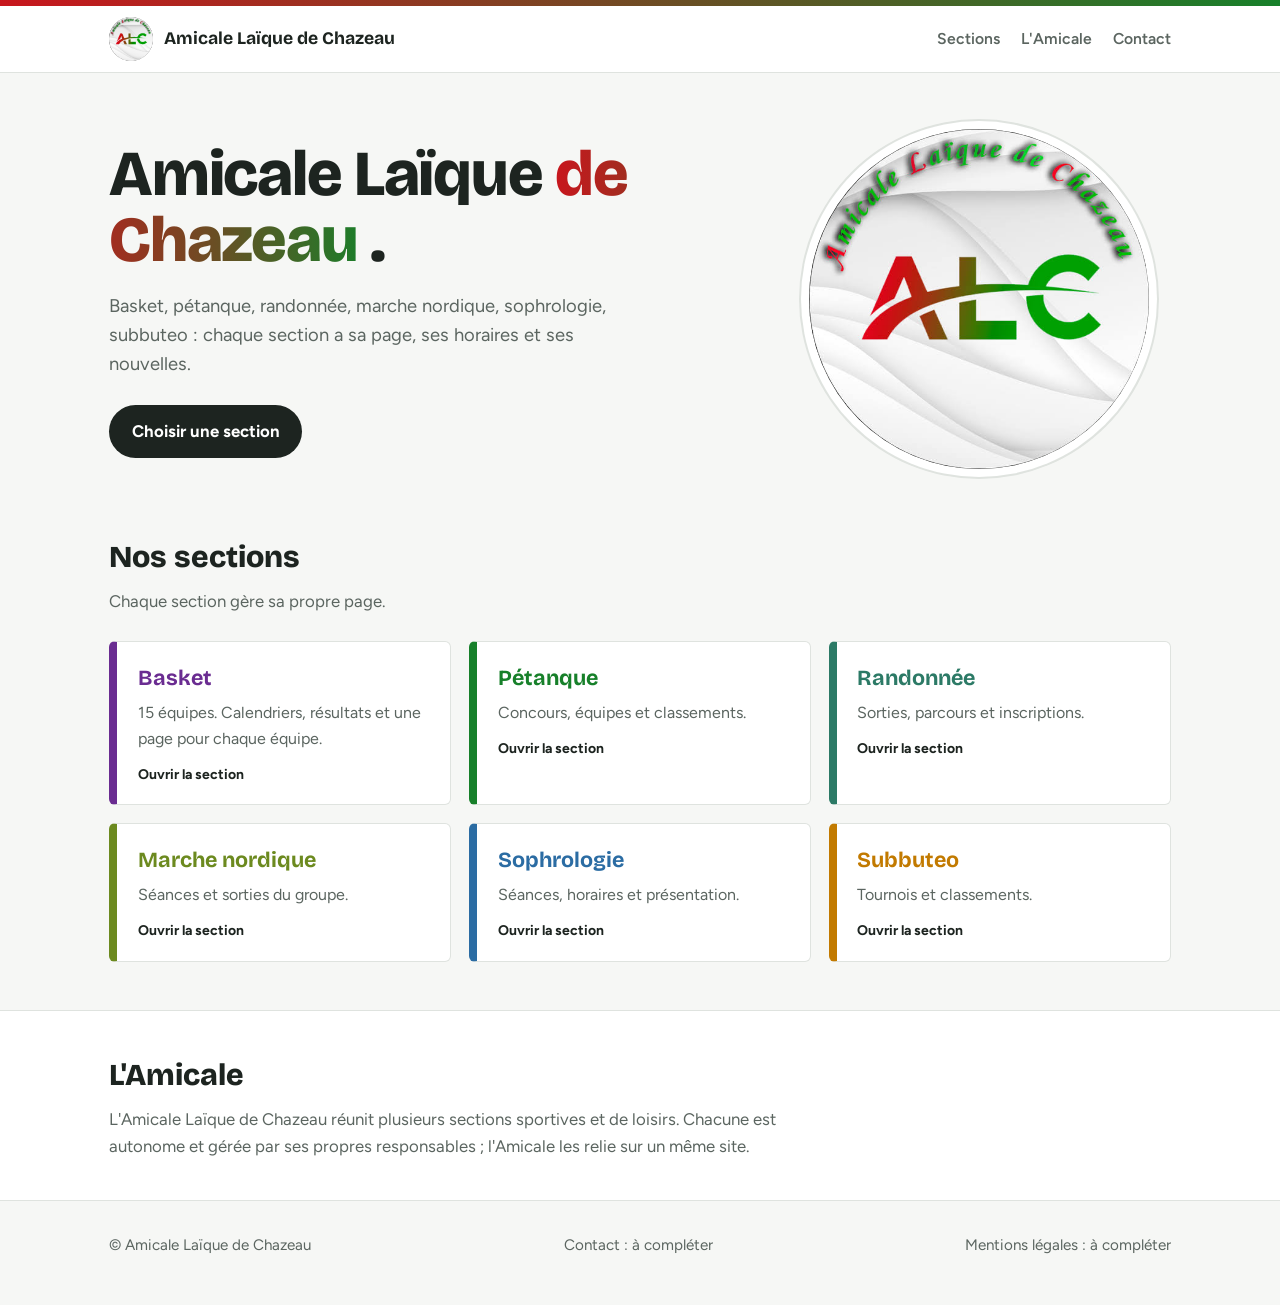
<file: index.html>
<!DOCTYPE html>
<html lang="fr">
<head>
<meta charset="UTF-8">
<meta name="viewport" content="width=device-width, initial-scale=1">
<title>Amicale Laïque de Chazeau</title>
<meta name="description" content="Amicale Laïque de Chazeau : basket, pétanque, randonnée, marche nordique, sophrologie, subbuteo.">
<meta property="og:title" content="Amicale Laïque de Chazeau">
<meta property="og:description" content="Toutes les sections de l'Amicale au même endroit.">
<meta property="og:image" content="logo.png">
<link rel="icon" href="logo.png">
<link rel="preconnect" href="https://fonts.googleapis.com">
<link rel="preconnect" href="https://fonts.gstatic.com" crossorigin>
<link href="https://fonts.googleapis.com/css2?family=Bricolage+Grotesque:wght@600;700;800&family=Figtree:wght@400;600;700&display=swap" rel="stylesheet">
<link rel="stylesheet" href="style.css">
</head>
<body>
<div class="bande"></div>
<header class="haut">
  <div class="haut-in">
    <a class="marque" href="index.html"><img src="logo.png" alt="Logo ALC"> Amicale Laïque de Chazeau</a>
    <nav class="menu" aria-label="Navigation principale">
      <a href="#sections">Sections</a>
      <a href="#amicale">L'Amicale</a>
      <a href="#contact">Contact</a>
    </nav>
  </div>
</header>

<main>
  <div class="accueil">
    <div>
      <h1>Amicale Laïque 
        <span>de Chazeau </span>.</h1>
      <p>Basket, pétanque, randonnée, marche nordique, sophrologie, subbuteo : chaque section a sa page, ses horaires et ses nouvelles.</p>
      <a class="go" href="#sections">Choisir une section</a>
    </div>
    <img src="logo.png" alt="Logo de l'Amicale Laïque de Chazeau">
  </div>

  <section class="bloc" id="sections">
    <h2>Nos sections</h2>
    <p class="intro">Chaque section gère sa propre page.</p>
    <div class="grille">
      <a class="carte" style="--c:#6A2C91" href="basket.html">
        <h3>Basket</h3>
        <p>15 équipes. Calendriers, résultats et une page pour chaque équipe.</p>
        <small>Ouvrir la section</small>
      </a>
      <a class="carte" style="--c:#17802A" href="petanque.html">
        <h3>Pétanque</h3>
        <p>Concours, équipes et classements.</p>
        <small>Ouvrir la section</small>
      </a>
      <a class="carte" style="--c:#2C7A66" href="randonnee.html">
        <h3>Randonnée</h3>
        <p>Sorties, parcours et inscriptions.</p>
        <small>Ouvrir la section</small>
      </a>
      <a class="carte" style="--c:#6C8A1F" href="marche-nordique.html">
        <h3>Marche nordique</h3>
        <p>Séances et sorties du groupe.</p>
        <small>Ouvrir la section</small>
      </a>
      <a class="carte" style="--c:#2B6CA3" href="sophrologie.html">
        <h3>Sophrologie</h3>
        <p>Séances, horaires et présentation.</p>
        <small>Ouvrir la section</small>
      </a>
      <a class="carte" style="--c:#C27A00" href="subbuteo.html">
        <h3>Subbuteo</h3>
        <p>Tournois et classements.</p>
        <small>Ouvrir la section</small>
      </a>
    </div>
  </section>

  <div class="apropos" id="amicale">
    <div class="in">
      <h2>L'Amicale</h2>
      <p>L'Amicale Laïque de Chazeau réunit plusieurs sections sportives et de loisirs. Chacune est autonome et gérée par ses propres responsables ; l'Amicale les relie sur un même site.</p>
    </div>
  </div>
</main>

<footer id="contact">
  <span>© Amicale Laïque de Chazeau</span>
  <span>Contact : à compléter</span>
  <span>Mentions légales : à compléter</span>
</footer>
</body>
</html>
</file>
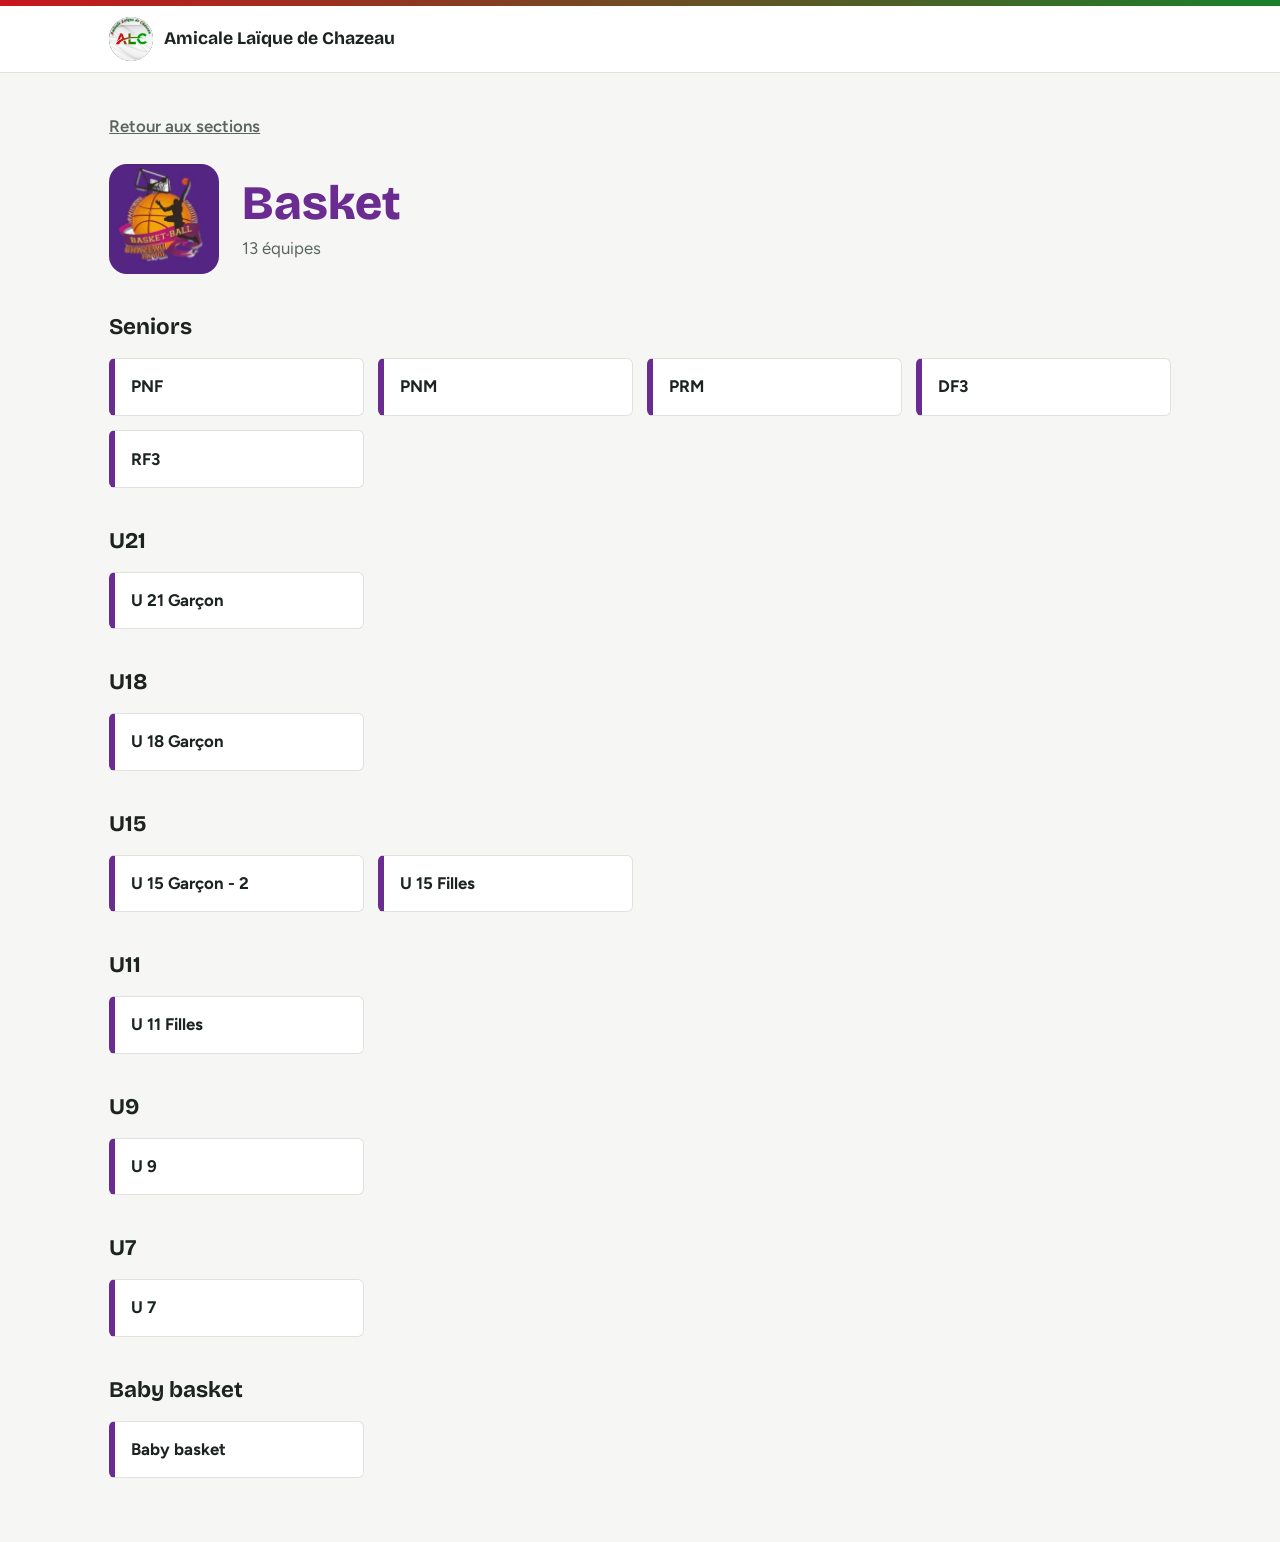
<file: basket.html>
<!DOCTYPE html>
<html lang="fr">
<head>
<meta charset="UTF-8">
<meta name="viewport" content="width=device-width, initial-scale=1">
<link rel="icon" href="logo-basket.png">
<link rel="preconnect" href="https://fonts.googleapis.com">
<link rel="preconnect" href="https://fonts.gstatic.com" crossorigin>
<link href="https://fonts.googleapis.com/css2?family=Bricolage+Grotesque:wght@600;700;800&family=Figtree:wght@400;600;700&display=swap" rel="stylesheet">
<link rel="stylesheet" href="style.css">
<title>Basket - Amicale Laïque de Chazeau</title>
<style>
.wrap{max-width:1100px;margin:0 auto;padding:2.5rem 1.2rem 4rem}
.retour{display:inline-block;margin-bottom:1.5rem;font-weight:600;color:var(--gris)}
.tete{display:flex;align-items:center;gap:1.4rem;flex-wrap:wrap}
.tete img{width:110px;height:110px;object-fit:cover;border-radius:18px}
.tete h1{font-family:var(--titre);font-size:clamp(2rem,5vw,3rem);font-weight:800;color:var(--c);line-height:1.1}
.tete p{color:var(--gris);margin-top:.3rem}
h2.cat{font-family:var(--titre);font-size:1.4rem;font-weight:700;margin:2.2rem 0 .8rem}
.equipes{display:grid;grid-template-columns:repeat(auto-fill,minmax(210px,1fr));gap:.9rem}
.eq{display:block;text-decoration:none;background:#fff;border:1px solid var(--trait);border-left:6px solid var(--c);border-radius:6px;padding:.9rem 1rem;font-weight:700}
.eq small{display:block;color:var(--gris);font-weight:400}
.eq:hover{background:#fbfcfb;border-color:var(--c)}
</style>
</head>
<body style="--c:#6A2C91">
<div class="bande"></div>
<header class="haut">
  <div class="haut-in">
    <a class="marque" href="index.html"><img src="logo.png" alt="Logo ALC"> Amicale Laïque de Chazeau</a>
  </div>
</header>
<main class="wrap">
  <a class="retour" href="index.html#sections">Retour aux sections</a>
  <div class="tete">
    <img src="logo-basket.png" alt="Logo Basket-ball Amicale Laïque Chazeau Fayol">
    <div>
      <h1>Basket</h1>
      <p id="compte"></p>
    </div>
  </div>
  <div id="liste"></div>
</main>
<script src="equipes.js"></script>
<script>
  document.getElementById("compte").textContent = EQUIPES.length + " équipes";
  var liste = document.getElementById("liste");
  ORDRE_CATEGORIES.forEach(function (cat) {
    var groupe = EQUIPES.filter(function (e) { return e.categorie === cat; });
    if (!groupe.length) return;
    var h = document.createElement("h2");
    h.className = "cat";
    h.textContent = cat;
    var grille = document.createElement("div");
    grille.className = "equipes";
    groupe.forEach(function (e) {
      var a = document.createElement("a");
      a.className = "eq";
      a.href = "equipe.html?id=" + encodeURIComponent(e.id);
      a.textContent = e.nom;
      grille.appendChild(a);
    });
    liste.appendChild(h);
    liste.appendChild(grille);
  });
</script>
</body>
</html>
</file>
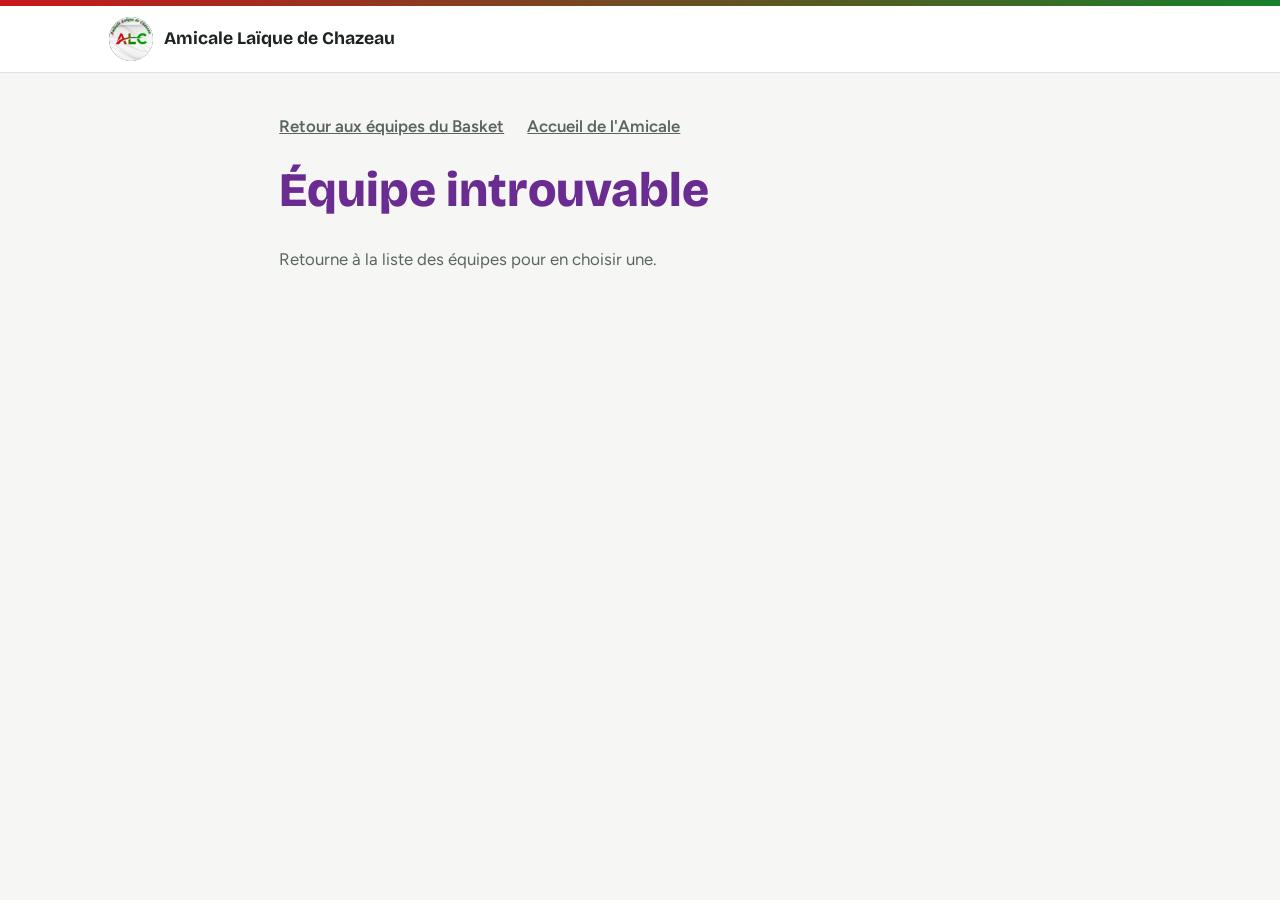
<file: equipe.html>
<!DOCTYPE html>
<html lang="fr">
<head>
<meta charset="UTF-8">
<meta name="viewport" content="width=device-width, initial-scale=1">
<link rel="icon" href="logo-basket.png">
<link rel="preconnect" href="https://fonts.googleapis.com">
<link rel="preconnect" href="https://fonts.gstatic.com" crossorigin>
<link href="https://fonts.googleapis.com/css2?family=Bricolage+Grotesque:wght@600;700;800&family=Figtree:wght@400;600;700&display=swap" rel="stylesheet">
<link rel="stylesheet" href="style.css">
<title>Équipe - Basket - Amicale Laïque de Chazeau</title>
<style>
.wrap{max-width:760px;margin:0 auto;padding:2.5rem 1.2rem 4rem}
.retour{display:inline-block;margin-bottom:1.5rem;font-weight:600;color:var(--gris)}
h1{font-family:var(--titre);font-size:clamp(2rem,5vw,3rem);font-weight:800;color:var(--c);line-height:1.1}
.cat{color:var(--gris);margin-top:.3rem}
.infos{margin-top:1.8rem;display:grid;gap:.9rem}
.info{background:#fff;border:1px solid var(--trait);border-left:6px solid var(--c);border-radius:6px;padding:.9rem 1.1rem}
.info strong{display:block;font-family:var(--titre);margin-bottom:.2rem}
.info ul{list-style:none}
.vide{margin-top:1.8rem;color:var(--gris)}
.lien{display:inline-block;margin-top:1.6rem;background:var(--c);color:#fff;text-decoration:none;font-weight:700;padding:.8rem 1.4rem;border-radius:999px}
</style>
</head>
<body style="--c:#6A2C91">
<div class="bande"></div>
<header class="haut">
  <div class="haut-in">
    <a class="marque" href="index.html"><img src="logo.png" alt="Logo ALC"> Amicale Laïque de Chazeau</a>
  </div>
</header>
<main class="wrap">
  <a class="retour" href="basket.html">Retour aux équipes du Basket</a>
  <a class="retour" href="index.html" style="margin-left:1.2rem">Accueil de l'Amicale</a>
  <div id="contenu"></div>
</main>
<script src="equipes.js"></script>
<script>
  var id = new URLSearchParams(location.search).get("id");
  var e = EQUIPES.filter(function (x) { return x.id === id; })[0];
  var zone = document.getElementById("contenu");

  function ajouter(parent, balise, classe, texte) {
    var el = document.createElement(balise);
    if (classe) el.className = classe;
    if (texte) el.textContent = texte;
    parent.appendChild(el);
    return el;
  }

  if (!e) {
    ajouter(zone, "h1", "", "Équipe introuvable");
    ajouter(zone, "p", "vide", "Retourne à la liste des équipes pour en choisir une.");
  } else {
    document.title = e.nom + " - Basket - Amicale Laïque de Chazeau";
    ajouter(zone, "h1", "", e.nom);
    ajouter(zone, "p", "cat", e.categorie);

    var infos = ajouter(zone, "div", "infos", "");
    var rempli = false;

    if (e.entraineur) {
      var b = ajouter(infos, "div", "info", ""); ajouter(b, "strong", "", "Entraîneur"); ajouter(b, "span", "", e.entraineur); rempli = true;
    }
    if (e.entrainements && e.entrainements.length) {
      var c = ajouter(infos, "div", "info", ""); ajouter(c, "strong", "", "Entraînements");
      var ul = ajouter(c, "ul", "", "");
      e.entrainements.forEach(function (t) { ajouter(ul, "li", "", t); });
      rempli = true;
    }
    if (e.salle) {
      var d = ajouter(infos, "div", "info", ""); ajouter(d, "strong", "", "Salle"); ajouter(d, "span", "", e.salle); rempli = true;
    }
    if (!rempli) {
      zone.removeChild(infos);
      ajouter(zone, "p", "vide", "Les informations de cette équipe arrivent bientôt.");
    }
    var a = ajouter(zone, "a", "lien", e.lienTexte || "Ouvrir l'application de l'équipe");
    a.href = e.lien || ("appli.html?equipe=" + encodeURIComponent(e.id));
  }
</script>
</body>
</html>
</file>
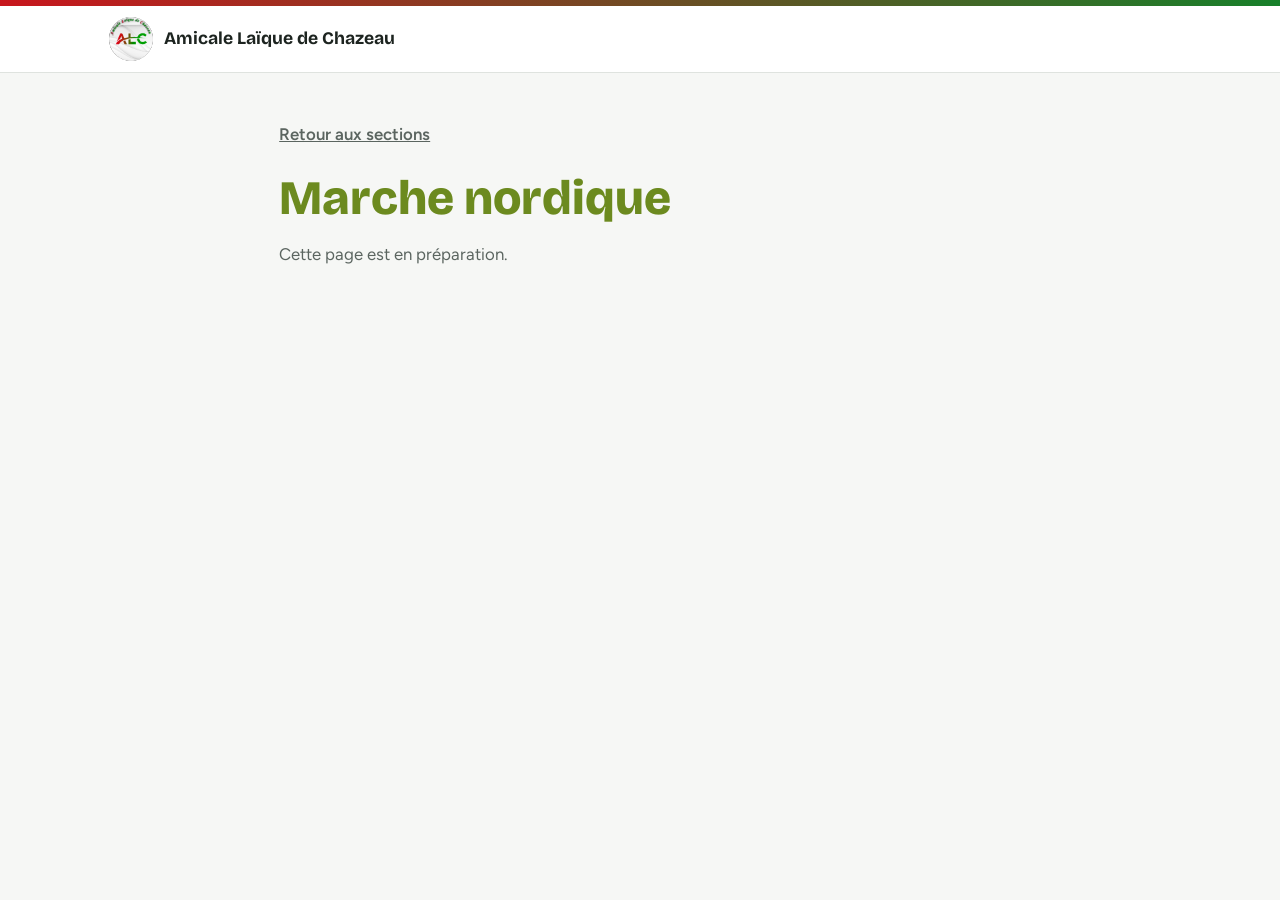
<file: marche-nordique.html>
<!DOCTYPE html>
<html lang="fr">
<head>
<meta charset="UTF-8">
<meta name="viewport" content="width=device-width, initial-scale=1">
<title>Marche nordique - Amicale Laïque de Chazeau</title>
<link rel="icon" href="logo.png">
<link rel="preconnect" href="https://fonts.googleapis.com">
<link rel="preconnect" href="https://fonts.gstatic.com" crossorigin>
<link href="https://fonts.googleapis.com/css2?family=Bricolage+Grotesque:wght@600;700;800&family=Figtree:wght@400;600;700&display=swap" rel="stylesheet">
<link rel="stylesheet" href="style.css">
</head>
<body style="--c:#6C8A1F">
<div class="bande"></div>
<header class="haut">
  <div class="haut-in">
    <a class="marque" href="index.html"><img src="logo.png" alt="Logo ALC"> Amicale Laïque de Chazeau</a>
  </div>
</header>
<main class="section-page">
  <a class="retour" href="index.html#sections">Retour aux sections</a>
  <h1>Marche nordique</h1>
  <p>Cette page est en préparation.</p>
  
</main>
</body>
</html>
</file>
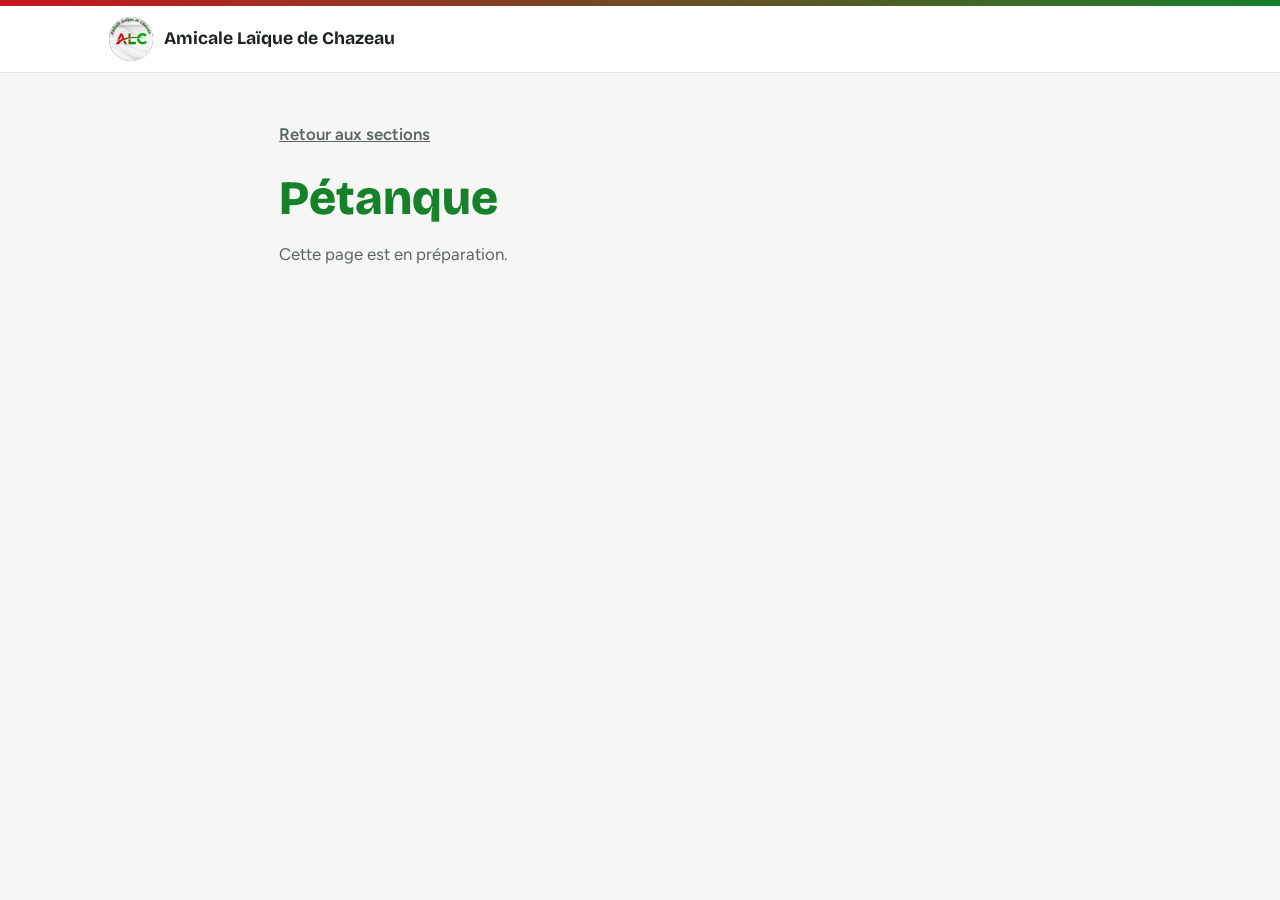
<file: petanque.html>
<!DOCTYPE html>
<html lang="fr">
<head>
<meta charset="UTF-8">
<meta name="viewport" content="width=device-width, initial-scale=1">
<title>Pétanque - Amicale Laïque de Chazeau</title>
<link rel="icon" href="logo.png">
<link rel="preconnect" href="https://fonts.googleapis.com">
<link rel="preconnect" href="https://fonts.gstatic.com" crossorigin>
<link href="https://fonts.googleapis.com/css2?family=Bricolage+Grotesque:wght@600;700;800&family=Figtree:wght@400;600;700&display=swap" rel="stylesheet">
<link rel="stylesheet" href="style.css">
</head>
<body style="--c:#17802A">
<div class="bande"></div>
<header class="haut">
  <div class="haut-in">
    <a class="marque" href="index.html"><img src="logo.png" alt="Logo ALC"> Amicale Laïque de Chazeau</a>
  </div>
</header>
<main class="section-page">
  <a class="retour" href="index.html#sections">Retour aux sections</a>
  <h1>Pétanque</h1>
  <p>Cette page est en préparation.</p>
  
</main>
</body>
</html>
</file>
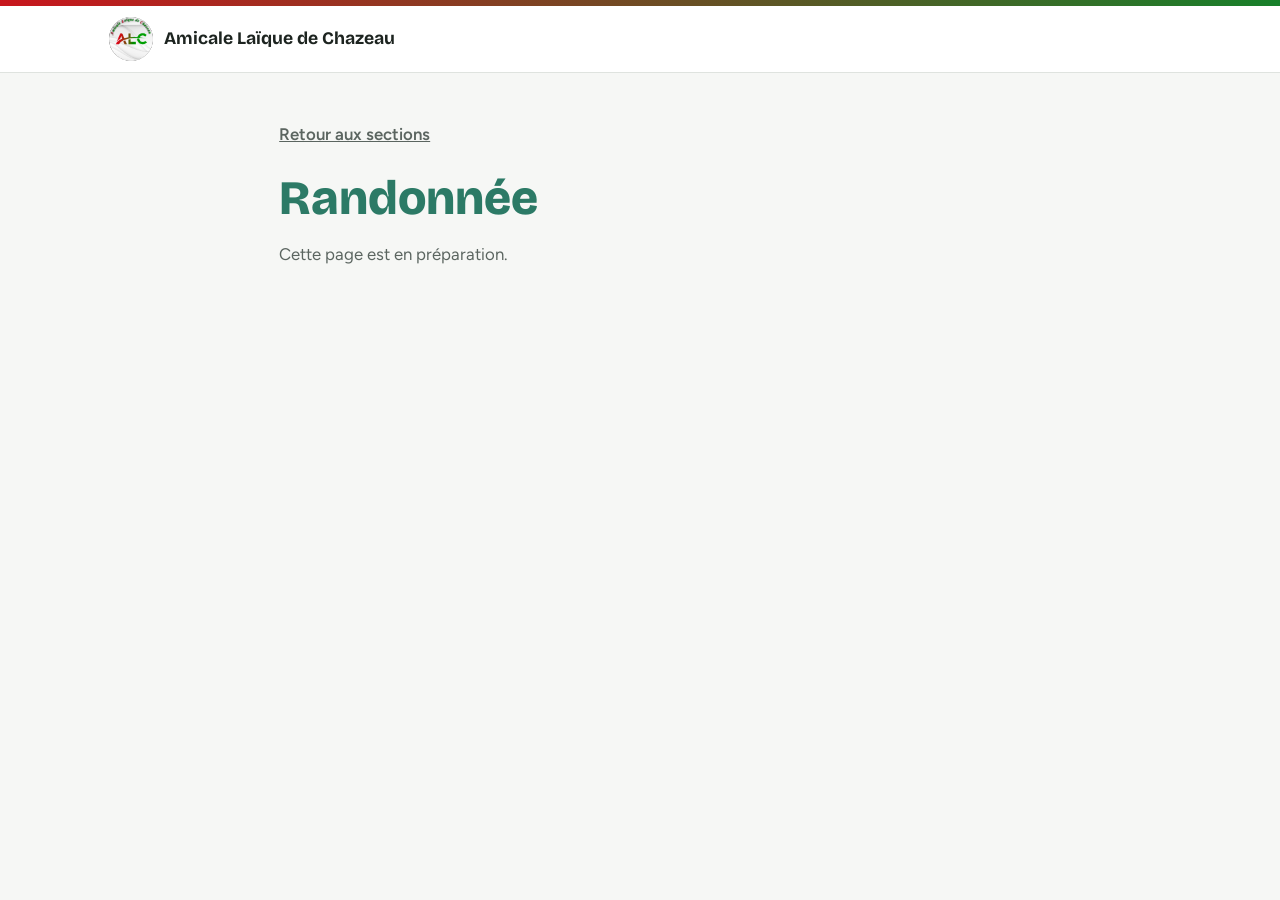
<file: randonnee.html>
<!DOCTYPE html>
<html lang="fr">
<head>
<meta charset="UTF-8">
<meta name="viewport" content="width=device-width, initial-scale=1">
<title>Randonnée - Amicale Laïque de Chazeau</title>
<link rel="icon" href="logo.png">
<link rel="preconnect" href="https://fonts.googleapis.com">
<link rel="preconnect" href="https://fonts.gstatic.com" crossorigin>
<link href="https://fonts.googleapis.com/css2?family=Bricolage+Grotesque:wght@600;700;800&family=Figtree:wght@400;600;700&display=swap" rel="stylesheet">
<link rel="stylesheet" href="style.css">
</head>
<body style="--c:#2C7A66">
<div class="bande"></div>
<header class="haut">
  <div class="haut-in">
    <a class="marque" href="index.html"><img src="logo.png" alt="Logo ALC"> Amicale Laïque de Chazeau</a>
  </div>
</header>
<main class="section-page">
  <a class="retour" href="index.html#sections">Retour aux sections</a>
  <h1>Randonnée</h1>
  <p>Cette page est en préparation.</p>
  
</main>
</body>
</html>
</file>
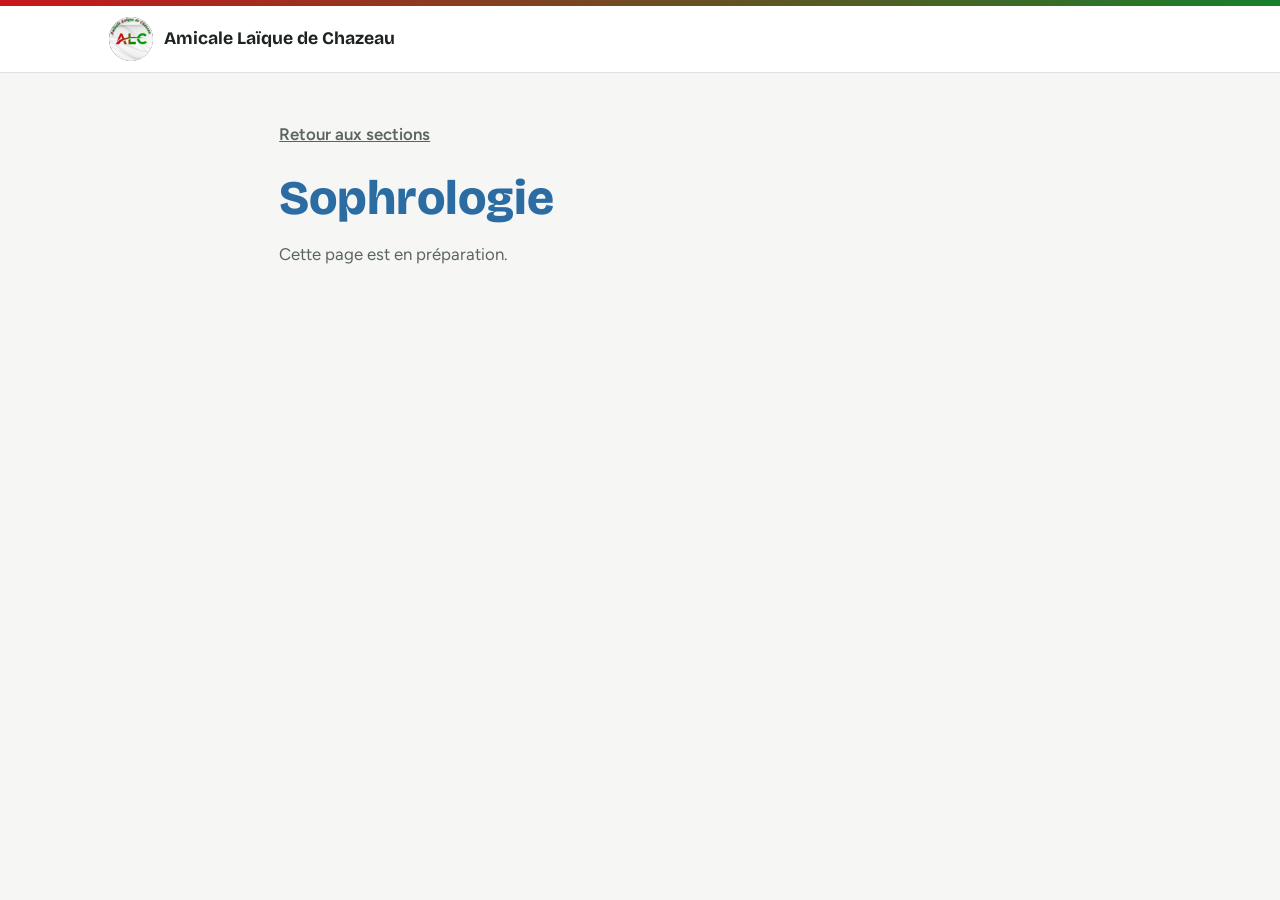
<file: sophrologie.html>
<!DOCTYPE html>
<html lang="fr">
<head>
<meta charset="UTF-8">
<meta name="viewport" content="width=device-width, initial-scale=1">
<title>Sophrologie - Amicale Laïque de Chazeau</title>
<link rel="icon" href="logo.png">
<link rel="preconnect" href="https://fonts.googleapis.com">
<link rel="preconnect" href="https://fonts.gstatic.com" crossorigin>
<link href="https://fonts.googleapis.com/css2?family=Bricolage+Grotesque:wght@600;700;800&family=Figtree:wght@400;600;700&display=swap" rel="stylesheet">
<link rel="stylesheet" href="style.css">
</head>
<body style="--c:#2B6CA3">
<div class="bande"></div>
<header class="haut">
  <div class="haut-in">
    <a class="marque" href="index.html"><img src="logo.png" alt="Logo ALC"> Amicale Laïque de Chazeau</a>
  </div>
</header>
<main class="section-page">
  <a class="retour" href="index.html#sections">Retour aux sections</a>
  <h1>Sophrologie</h1>
  <p>Cette page est en préparation.</p>
  
</main>
</body>
</html>
</file>
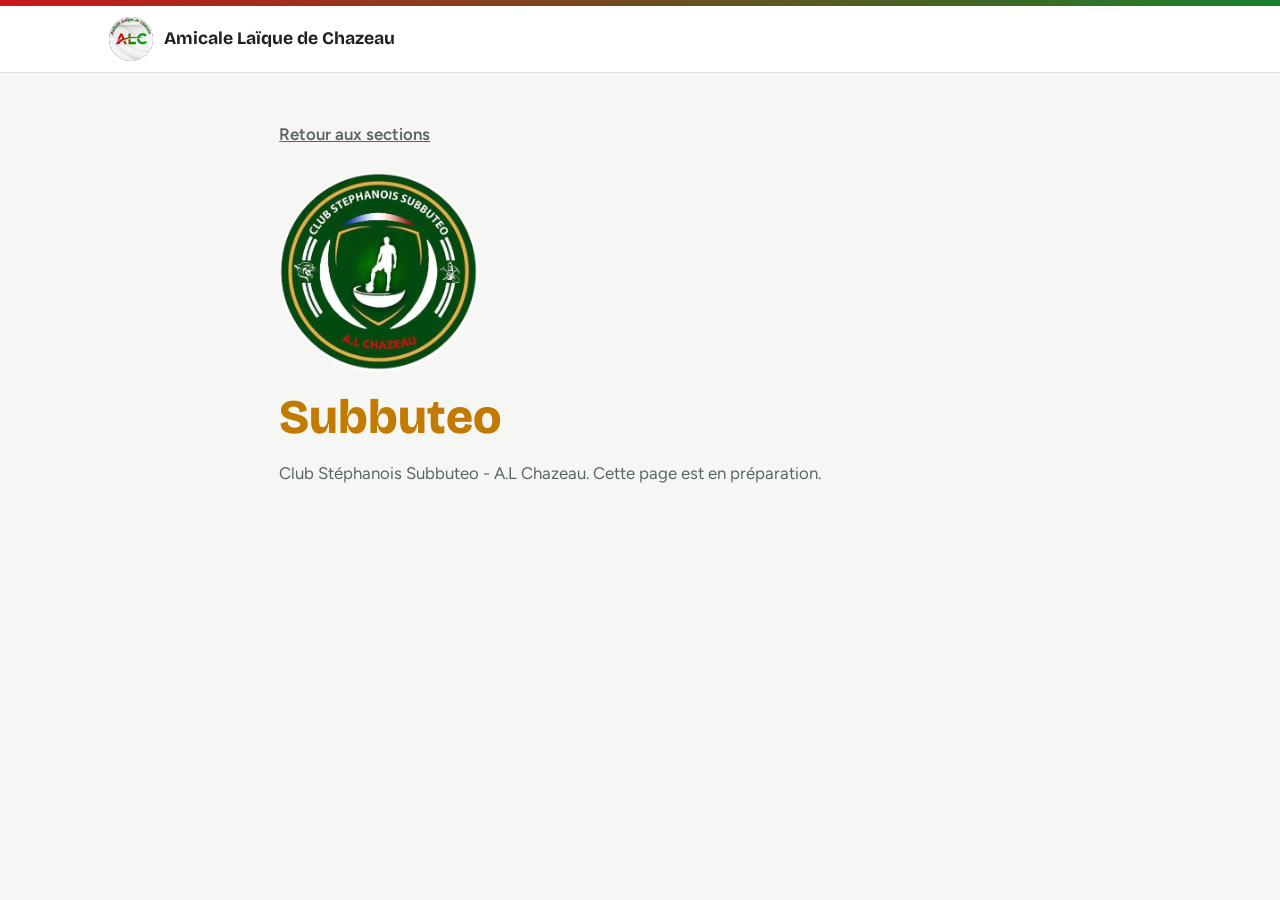
<file: subbuteo.html>
<!DOCTYPE html>
<html lang="fr">
<head>
<meta charset="UTF-8">
<meta name="viewport" content="width=device-width, initial-scale=1">
<title>Subbuteo - Amicale Laïque de Chazeau</title>
<link rel="icon" href="logo-subbuteo.png">
<link rel="preconnect" href="https://fonts.googleapis.com">
<link rel="preconnect" href="https://fonts.gstatic.com" crossorigin>
<link href="https://fonts.googleapis.com/css2?family=Bricolage+Grotesque:wght@600;700;800&family=Figtree:wght@400;600;700&display=swap" rel="stylesheet">
<link rel="stylesheet" href="style.css">
</head>
<body style="--c:#C27A00">
<div class="bande"></div>
<header class="haut">
  <div class="haut-in">
    <a class="marque" href="index.html"><img src="logo.png" alt="Logo ALC"> Amicale Laïque de Chazeau</a>
  </div>
</header>
<main class="section-page">
  <a class="retour" href="index.html#sections">Retour aux sections</a>
  <img src="logo-subbuteo.png" alt="Logo du Club Stéphanois Subbuteo - A.L Chazeau" style="width:200px;max-width:60%;border-radius:50%;display:block;margin-bottom:1.2rem">
  <h1>Subbuteo</h1>
  <p>Club Stéphanois Subbuteo - A.L Chazeau. Cette page est en préparation.</p>
  
</main>
</body>
</html>
</file>
<file: style.css>
:root{
  --rouge:#C8161D; --vert:#17802A; --encre:#1d2420; --gris:#5b6560;
  --fond:#f6f7f5; --blanc:#ffffff; --trait:#dfe3df;
  --titre:'Bricolage Grotesque','Trebuchet MS',Arial,sans-serif;
  --texte:'Figtree','Segoe UI',Arial,sans-serif;
}
*{box-sizing:border-box;margin:0;padding:0}
html{scroll-behavior:smooth}
body{font-family:var(--texte);color:var(--encre);background:var(--fond);line-height:1.6;font-size:1.05rem}
a{color:inherit}
:focus-visible{outline:3px solid var(--vert);outline-offset:3px}
.bande{height:6px;background:linear-gradient(90deg,var(--rouge),var(--vert))}

header.haut{background:var(--blanc);border-bottom:1px solid var(--trait)}
.haut-in{max-width:1100px;margin:0 auto;padding:.7rem 1.2rem;display:flex;align-items:center;justify-content:space-between;gap:1rem}
.marque{display:flex;align-items:center;gap:.7rem;text-decoration:none;font-family:var(--titre);font-weight:700;font-size:1.1rem}
.marque img{width:44px;height:44px;border-radius:50%}
nav.menu{display:flex;gap:1.3rem;font-weight:600;font-size:.98rem}
nav.menu a{text-decoration:none;color:var(--gris);padding:.3rem 0;border-bottom:2px solid transparent}
nav.menu a:hover{color:var(--encre);border-color:var(--vert)}

.accueil{max-width:1100px;margin:0 auto;padding:3.5rem 1.2rem 2.5rem;display:grid;grid-template-columns:1.25fr .75fr;gap:2.5rem;align-items:center}
.accueil h1{font-family:var(--titre);font-weight:800;font-size:clamp(2.3rem,5.5vw,4rem);line-height:1.04;letter-spacing:-.02em}
.accueil h1 span{background:linear-gradient(90deg,var(--rouge),var(--vert));-webkit-background-clip:text;background-clip:text;color:transparent}
.accueil p{margin-top:1.1rem;max-width:34rem;color:var(--gris);font-size:1.15rem}
.accueil .go{display:inline-block;margin-top:1.6rem;background:var(--encre);color:#fff;text-decoration:none;font-weight:700;padding:.8rem 1.4rem;border-radius:999px}
.accueil .go:hover{background:var(--vert)}
.accueil img{width:100%;max-width:340px;justify-self:center;border-radius:50%;box-shadow:0 0 0 8px #fff,0 0 0 10px var(--trait)}

main section.bloc{max-width:1100px;margin:0 auto;padding:1.5rem 1.2rem 3rem}
h2{font-family:var(--titre);font-size:1.9rem;font-weight:800;margin-bottom:.4rem}
.intro{color:var(--gris);margin-bottom:1.6rem}
.grille{display:grid;grid-template-columns:repeat(auto-fill,minmax(300px,1fr));gap:1.1rem}
.carte{display:block;text-decoration:none;background:var(--blanc);border:1px solid var(--trait);border-left:8px solid var(--c);border-radius:6px;padding:1.2rem 1.3rem}
.carte h3{font-family:var(--titre);font-size:1.35rem;font-weight:700;color:var(--c)}
.carte p{color:var(--gris);margin-top:.3rem;font-size:1rem}
.carte:hover{background:#fbfcfb;border-color:var(--c)}
.carte small{display:block;margin-top:.7rem;font-weight:700;color:var(--encre)}

.apropos{background:var(--blanc);border-top:1px solid var(--trait);border-bottom:1px solid var(--trait)}
.apropos .in{max-width:1100px;margin:0 auto;padding:2.5rem 1.2rem}
.apropos p{max-width:46rem;color:var(--gris)}

footer{max-width:1100px;margin:0 auto;padding:2rem 1.2rem 3rem;color:var(--gris);font-size:.95rem;display:flex;flex-wrap:wrap;gap:.6rem 1.5rem;justify-content:space-between}

/* pages de section */
.section-page{max-width:760px;margin:0 auto;padding:3rem 1.2rem 4rem}
.section-page .retour{display:inline-block;margin-bottom:1.5rem;font-weight:600;color:var(--gris)}
.section-page h1{font-family:var(--titre);font-size:clamp(2rem,5vw,3rem);font-weight:800;color:var(--c);line-height:1.1}
.section-page p{margin-top:1rem;color:var(--gris)}
.section-page .lien{display:inline-block;margin-top:1.4rem;background:var(--c);color:#fff;text-decoration:none;font-weight:700;padding:.8rem 1.4rem;border-radius:999px}

@media(max-width:760px){
  .accueil{grid-template-columns:1fr;padding-top:2rem}
  .accueil img{max-width:220px;order:-1}
  nav.menu{display:none}
}
@media(prefers-reduced-motion:reduce){html{scroll-behavior:auto}}
</file>
